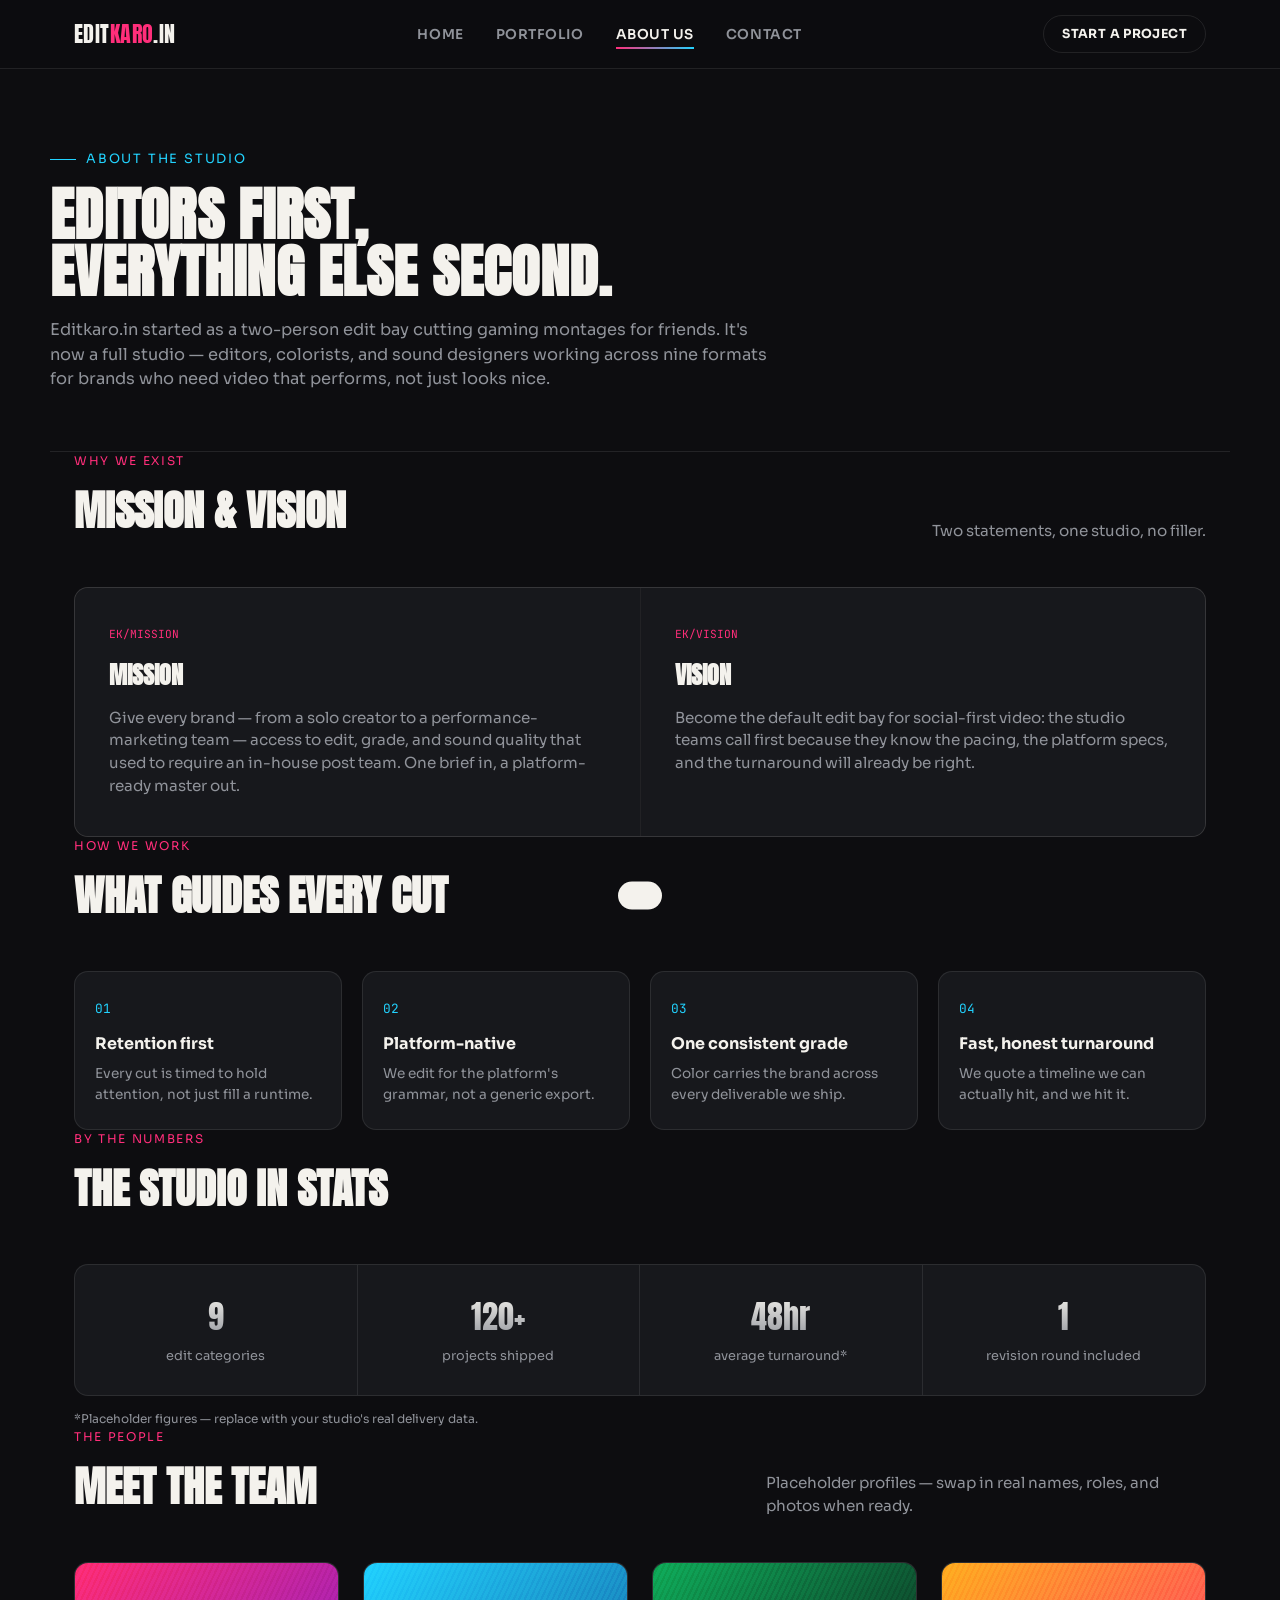
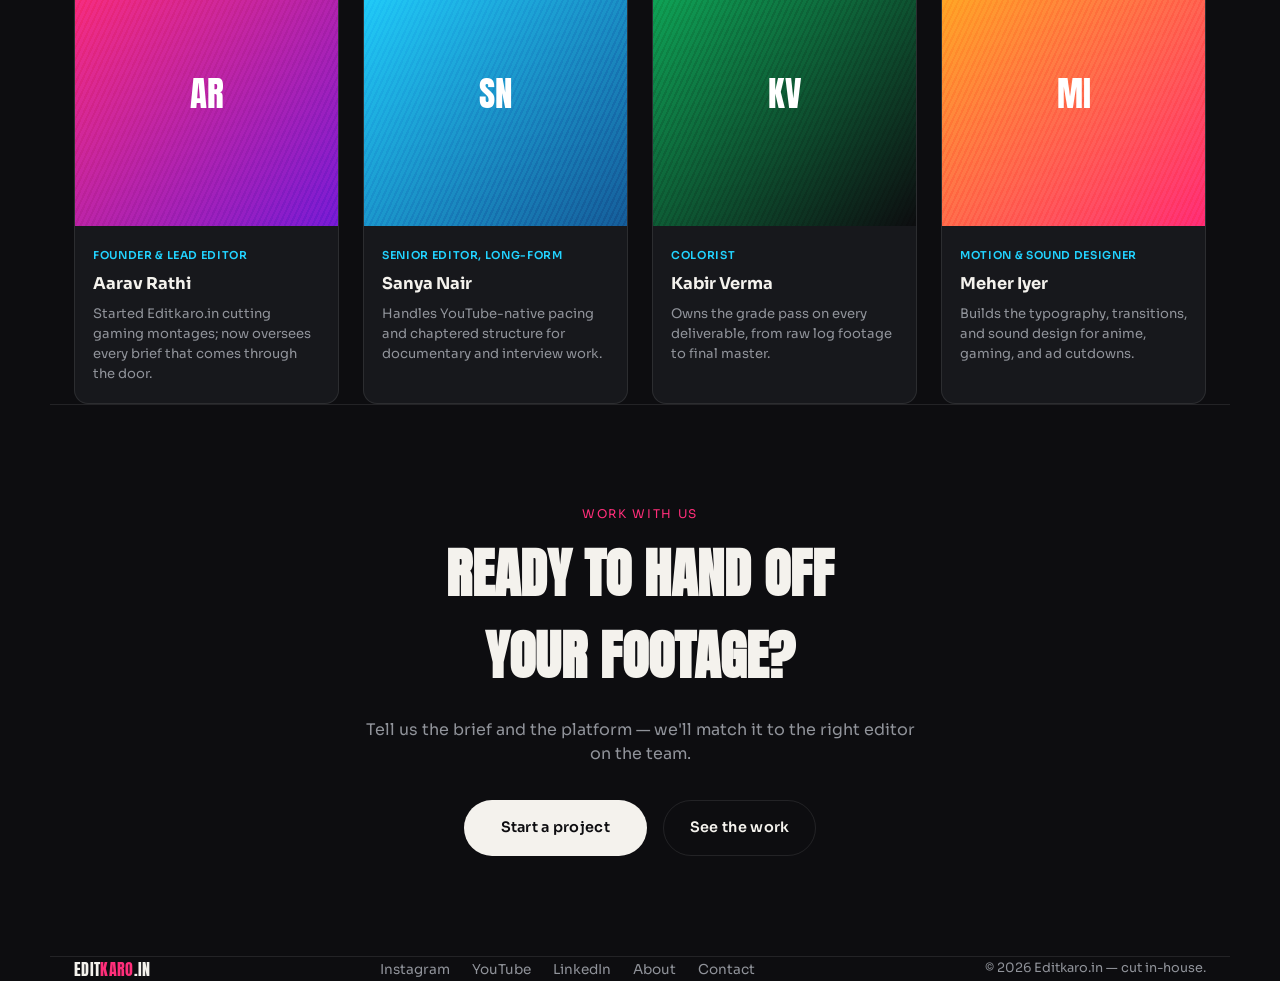
<file: about.html>
<!DOCTYPE html>
<html lang="en">
<head>
<meta charset="UTF-8">
<meta name="viewport" content="width=device-width, initial-scale=1.0">
<title>About Us — Editkaro.in | Mission, Vision &amp; Team</title>
<meta name="description" content="Editkaro.in is a social video editing studio built by editors, colorists and sound designers. Learn our mission, vision, and meet the team behind the cuts.">
<link rel="canonical" href="https://editkaro.in/about.html">
<meta name="robots" content="index, follow">
<meta property="og:type" content="website">
<meta property="og:title" content="About Us — Editkaro.in">
<meta property="og:description" content="The mission, vision and team behind Editkaro.in.">
<meta property="og:url" content="https://editkaro.in/about.html">

<link rel="preconnect" href="https://fonts.googleapis.com">
<link rel="preconnect" href="https://fonts.gstatic.com" crossorigin>
<link href="https://fonts.googleapis.com/css2?family=Anton&family=Sora:wght@400;500;600;700;800&family=JetBrains+Mono:wght@400;500;600&display=swap" rel="stylesheet">
<link rel="stylesheet" href="css/style.css">
</head>
<body>
<a class="skip-link" href="#main">Skip to content</a>

<header class="site">
  <nav class="nav wrap">
    <a href="index.html" class="logo">EDIT<span>KARO</span>.IN</a>
    <ul class="nav-links" id="navLinks">
      <li><a href="index.html">Home</a></li>
      <li><a href="portfolio.html">Portfolio</a></li>
      <li><a href="about.html" aria-current="page">About Us</a></li>
      <li><a href="contact.html">Contact</a></li>
    </ul>
    <div class="nav-right">
      <a href="contact.html" class="nav-cta">Start a project</a>
      <button class="burger" id="burger" aria-label="Toggle menu" aria-expanded="false">
        <span></span><span></span><span></span>
      </button>
    </div>
  </nav>
</header>

<main id="main">
  <section class="page-header wrap">
    <span class="eyebrow">About the studio</span>
    <h1>Editors first,<br>everything else second.</h1>
    <p class="sub">Editkaro.in started as a two-person edit bay cutting gaming montages for friends. It's now a full studio — editors, colorists, and sound designers working across nine formats for brands who need video that performs, not just looks nice.</p>
  </section>

  <section class="wrap" aria-labelledby="mission-h">
    <div class="sec-head">
      <div>
        <span class="sec-kicker">Why we exist</span>
        <h2 id="mission-h">Mission &amp; vision</h2>
      </div>
      <p>Two statements, one studio, no filler.</p>
    </div>
    <div class="mission-grid">
      <div class="mission-card">
        <span class="idx mono">EK/MISSION</span>
        <h3>Mission</h3>
        <p>Give every brand — from a solo creator to a performance-marketing team — access to edit, grade, and sound quality that used to require an in-house post team. One brief in, a platform-ready master out.</p>
      </div>
      <div class="mission-card">
        <span class="idx mono">EK/VISION</span>
        <h3>Vision</h3>
        <p>Become the default edit bay for social-first video: the studio teams call first because they know the pacing, the platform specs, and the turnaround will already be right.</p>
      </div>
    </div>
  </section>

  <section class="wrap" aria-labelledby="values-h">
    <div class="sec-head">
      <div>
        <span class="sec-kicker">How we work</span>
        <h2 id="values-h">What guides every cut</h2>
      </div>
    </div>
    <div class="values-grid">
      <div class="value"><span class="num mono">01</span><h4>Retention first</h4><p>Every cut is timed to hold attention, not just fill a runtime.</p></div>
      <div class="value"><span class="num mono">02</span><h4>Platform-native</h4><p>We edit for the platform's grammar, not a generic export.</p></div>
      <div class="value"><span class="num mono">03</span><h4>One consistent grade</h4><p>Color carries the brand across every deliverable we ship.</p></div>
      <div class="value"><span class="num mono">04</span><h4>Fast, honest turnaround</h4><p>We quote a timeline we can actually hit, and we hit it.</p></div>
    </div>
  </section>

  <section class="wrap" aria-labelledby="stats-h">
    <div class="sec-head">
      <div>
        <span class="sec-kicker">By the numbers</span>
        <h2 id="stats-h">The studio in stats</h2>
      </div>
    </div>
    <div class="stats-strip">
      <div class="stat-cell"><div class="num mono">9</div><div class="cap">edit categories</div></div>
      <div class="stat-cell"><div class="num mono">120+</div><div class="cap">projects shipped</div></div>
      <div class="stat-cell"><div class="num mono">48hr</div><div class="cap">average turnaround*</div></div>
      <div class="stat-cell"><div class="num mono">1</div><div class="cap">revision round included</div></div>
    </div>
    <p class="consent" style="margin-top:14px;">*Placeholder figures — replace with your studio's real delivery data.</p>
  </section>

  <section class="wrap" aria-labelledby="team-h">
    <div class="sec-head">
      <div>
        <span class="sec-kicker">The people</span>
        <h2 id="team-h">Meet the team</h2>
      </div>
      <p>Placeholder profiles — swap in real names, roles, and photos when ready.</p>
    </div>
    <div class="team-grid" id="teamGrid">
      <article class="team-card">
        <div class="avatar" style="background:linear-gradient(135deg,#ff2e7a,#7a1bd6)"><span>AR</span></div>
        <div class="team-meta">
          <span class="role">Founder &amp; Lead Editor</span>
          <h3>Aarav Rathi</h3>
          <p>Started Editkaro.in cutting gaming montages; now oversees every brief that comes through the door.</p>
        </div>
      </article>
      <article class="team-card">
        <div class="avatar" style="background:linear-gradient(135deg,#22d3ff,#155e9b)"><span>SN</span></div>
        <div class="team-meta">
          <span class="role">Senior Editor, Long-Form</span>
          <h3>Sanya Nair</h3>
          <p>Handles YouTube-native pacing and chaptered structure for documentary and interview work.</p>
        </div>
      </article>
      <article class="team-card">
        <div class="avatar" style="background:linear-gradient(135deg,#0fae5c,#0d0d10)"><span>KV</span></div>
        <div class="team-meta">
          <span class="role">Colorist</span>
          <h3>Kabir Verma</h3>
          <p>Owns the grade pass on every deliverable, from raw log footage to final master.</p>
        </div>
      </article>
      <article class="team-card">
        <div class="avatar" style="background:linear-gradient(135deg,#ffb020,#ff2e7a)"><span>MI</span></div>
        <div class="team-meta">
          <span class="role">Motion &amp; Sound Designer</span>
          <h3>Meher Iyer</h3>
          <p>Builds the typography, transitions, and sound design for anime, gaming, and ad cutdowns.</p>
        </div>
      </article>
    </div>
  </section>

  <section class="contact-banner wrap" aria-labelledby="cta-h">
    <span class="sec-kicker">Work with us</span>
    <h2 id="cta-h">Ready to hand off your footage?</h2>
    <p>Tell us the brief and the platform — we'll match it to the right editor on the team.</p>
    <div class="banner-ctas">
      <a href="contact.html" class="btn btn-primary">Start a project</a>
      <a href="portfolio.html" class="btn btn-ghost">See the work</a>
    </div>
  </section>
</main>

<footer class="wrap">
  <div class="foot-row">
    <span class="logo" style="font-size:1rem;">EDIT<span>KARO</span>.IN</span>
    <ul class="foot-links">
      <li><a href="https://instagram.com" target="_blank" rel="noopener noreferrer" aria-label="Instagram">Instagram</a></li>
      <li><a href="https://youtube.com" target="_blank" rel="noopener noreferrer" aria-label="YouTube">YouTube</a></li>
      <li><a href="https://linkedin.com" target="_blank" rel="noopener noreferrer" aria-label="LinkedIn">LinkedIn</a></li>
      <li><a href="about.html">About</a></li>
      <li><a href="contact.html">Contact</a></li>
    </ul>
    <span class="foot-copy">© <span id="year"></span> Editkaro.in — cut in-house.</span>
  </div>
</footer>

<div class="toast" id="toast" role="status" aria-live="polite"></div>
<script src="js/common.js" defer></script>
</body>
</html>
</file>
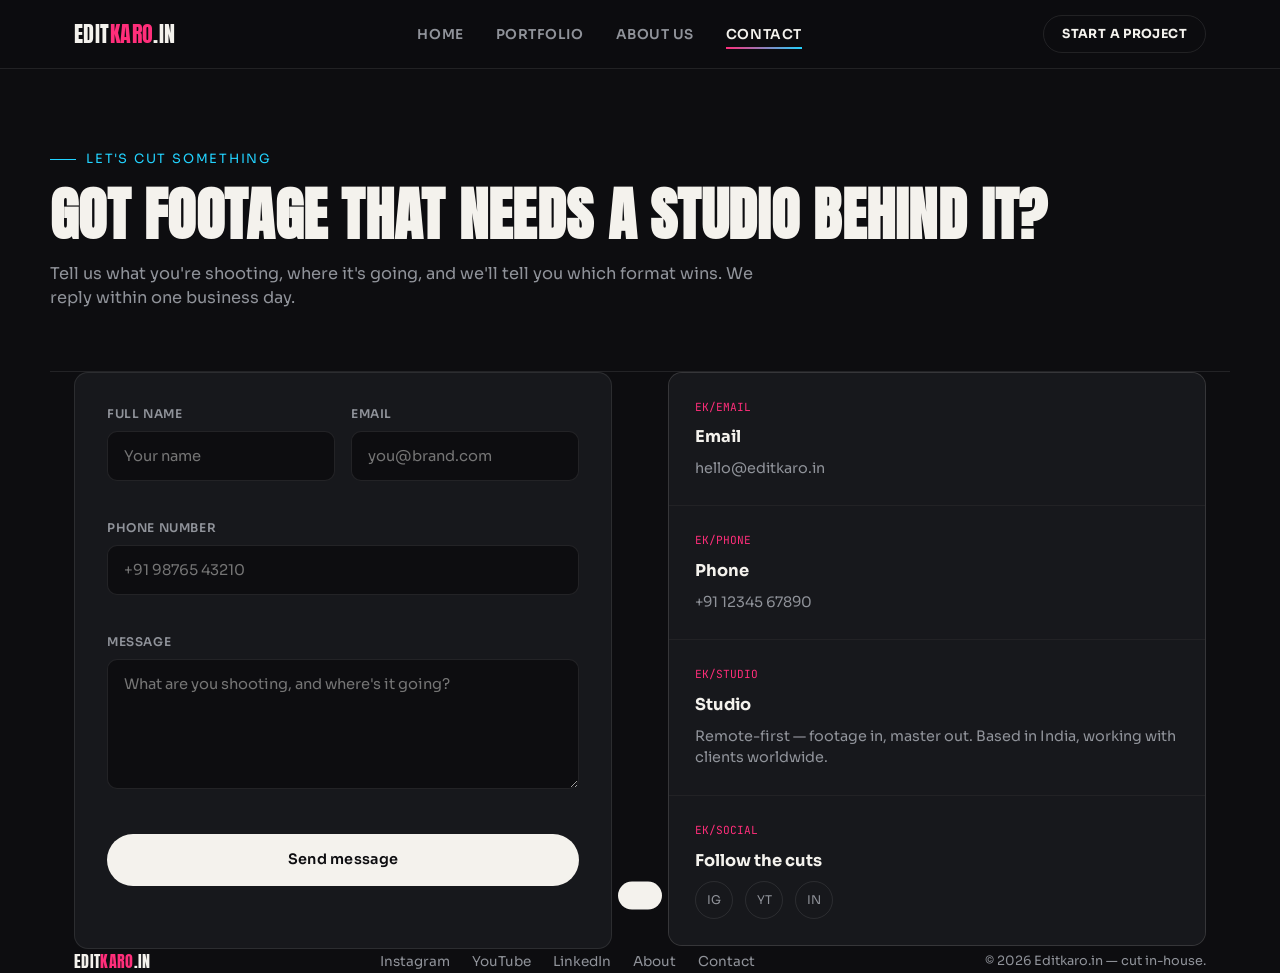
<file: contact.html>
<!DOCTYPE html>
<html lang="en">
<head>
<meta charset="UTF-8">
<meta name="viewport" content="width=device-width, initial-scale=1.0">
<title>Contact — Editkaro.in | Start a Project</title>
<meta name="description" content="Tell Editkaro.in what you're shooting and where it's going. Send your name, email, phone, and message and we'll reply within one business day.">
<link rel="canonical" href="https://editkaro.in/contact.html">
<meta name="robots" content="index, follow">
<meta property="og:type" content="website">
<meta property="og:title" content="Contact — Editkaro.in">
<meta property="og:description" content="Start a project with Editkaro.in.">
<meta property="og:url" content="https://editkaro.in/contact.html">

<link rel="preconnect" href="https://fonts.googleapis.com">
<link rel="preconnect" href="https://fonts.gstatic.com" crossorigin>
<link href="https://fonts.googleapis.com/css2?family=Anton&family=Sora:wght@400;500;600;700;800&family=JetBrains+Mono:wght@400;500;600&display=swap" rel="stylesheet">
<link rel="stylesheet" href="css/style.css">
</head>
<body>
<a class="skip-link" href="#main">Skip to content</a>

<header class="site">
  <nav class="nav wrap">
    <a href="index.html" class="logo">EDIT<span>KARO</span>.IN</a>
    <ul class="nav-links" id="navLinks">
      <li><a href="index.html">Home</a></li>
      <li><a href="portfolio.html">Portfolio</a></li>
      <li><a href="about.html">About Us</a></li>
      <li><a href="contact.html" aria-current="page">Contact</a></li>
    </ul>
    <div class="nav-right">
      <a href="contact.html" class="nav-cta">Start a project</a>
      <button class="burger" id="burger" aria-label="Toggle menu" aria-expanded="false">
        <span></span><span></span><span></span>
      </button>
    </div>
  </nav>
</header>

<main id="main">
  <section class="page-header wrap">
    <span class="eyebrow">Let's cut something</span>
    <h1>Got footage that needs a studio behind it?</h1>
    <p class="sub">Tell us what you're shooting, where it's going, and we'll tell you which format wins. We reply within one business day.</p>
  </section>

  <section class="wrap" aria-labelledby="contact-h">
    <h2 id="contact-h" class="visually-hidden">Contact form and studio details</h2>
    <div class="contact-layout">
      <form class="contact-form" id="contactForm" novalidate>
        <div class="form-row">
          <div class="field">
            <label for="cName">Full name</label>
            <input type="text" id="cName" name="name" placeholder="Your name" autocomplete="name" required>
            <p class="err-text" role="alert"></p>
          </div>
          <div class="field">
            <label for="cEmail">Email</label>
            <input type="email" id="cEmail" name="email" placeholder="you@brand.com" autocomplete="email" required>
            <p class="err-text" role="alert"></p>
          </div>
        </div>
        <div class="field">
          <label for="cPhone">Phone number</label>
          <input type="tel" id="cPhone" name="phone" placeholder="+91 98765 43210" autocomplete="tel" required>
          <p class="err-text" role="alert"></p>
        </div>
        <div class="field">
          <label for="cMessage">Message</label>
          <textarea id="cMessage" name="message" placeholder="What are you shooting, and where's it going?" required></textarea>
          <p class="err-text" role="alert"></p>
        </div>
        <button type="submit" class="btn btn-primary" id="cBtn" style="width:100%; justify-content:center;">Send message</button>
        <p class="form-msg" id="cMsg" role="status" aria-live="polite"></p>
      </form>

      <div class="contact-side">
        <div class="contact-info">
          <span class="idx mono">EK/EMAIL</span>
          <h3>Email</h3>
          <p><a href="mailto:hello@editkaro.in">hello@editkaro.in</a></p>
        </div>
        <div class="contact-info">
          <span class="idx mono">EK/PHONE</span>
          <h3>Phone</h3>
          <p><a href="tel:+911234567890">+91 12345 67890</a></p>
        </div>
        <div class="contact-info">
          <span class="idx mono">EK/STUDIO</span>
          <h3>Studio</h3>
          <p>Remote-first — footage in, master out. Based in India, working with clients worldwide.</p>
        </div>
        <div class="contact-info">
          <span class="idx mono">EK/SOCIAL</span>
          <h3>Follow the cuts</h3>
          <div class="socials">
            <a href="https://instagram.com" target="_blank" rel="noopener noreferrer" aria-label="Instagram">IG</a>
            <a href="https://youtube.com" target="_blank" rel="noopener noreferrer" aria-label="YouTube">YT</a>
            <a href="https://linkedin.com" target="_blank" rel="noopener noreferrer" aria-label="LinkedIn">IN</a>
          </div>
        </div>
      </div>
    </div>
  </section>
</main>

<footer class="wrap">
  <div class="foot-row">
    <span class="logo" style="font-size:1rem;">EDIT<span>KARO</span>.IN</span>
    <ul class="foot-links">
      <li><a href="https://instagram.com" target="_blank" rel="noopener noreferrer" aria-label="Instagram">Instagram</a></li>
      <li><a href="https://youtube.com" target="_blank" rel="noopener noreferrer" aria-label="YouTube">YouTube</a></li>
      <li><a href="https://linkedin.com" target="_blank" rel="noopener noreferrer" aria-label="LinkedIn">LinkedIn</a></li>
      <li><a href="about.html">About</a></li>
      <li><a href="contact.html">Contact</a></li>
    </ul>
    <span class="foot-copy">© <span id="year"></span> Editkaro.in — cut in-house.</span>
  </div>
</footer>

<div class="toast" id="toast" role="status" aria-live="polite"></div>
<script src="js/common.js" defer></script>
<script src="js/forms.js" defer></script>
</body>
</html>
</file>
<file: css/style.css>
:root{
  --bg:#0d0d10;
  --surface:#17181c;
  --surface-2:#212227;
  --text:#f4f2ed;
  --muted:#90939a;
  --magenta:#ff2e7a;
  --cyan:#22d3ff;
  --green:#0fae5c;
  --amber:#ffb020;
  --purple:#a855f7;
  --line:rgba(255,255,255,0.09);
  --radius:14px;
  --ease:cubic-bezier(.16,.84,.44,1);
}

*,*::before,*::after{box-sizing:border-box; margin:0; padding:0;}
html{scroll-behavior:smooth;}
body{
  background:var(--bg);
  color:var(--text);
  font-family:'Sora',sans-serif;
  line-height:1.5;
  -webkit-font-smoothing:antialiased;
  overflow-x:hidden;
}
img,svg{display:block; max-width:100%;}
a{color:inherit; text-decoration:none;}
ul{list-style:none;}
button{font:inherit; color:inherit; background:none; border:none; cursor:pointer;}
input,textarea,select{font:inherit; color:inherit;}
.mono{font-family:'JetBrains Mono',monospace;}
.wrap{max-width:1180px; margin:0 auto; padding:0 24px;}
::selection{background:var(--magenta); color:#0d0d10;}
:focus-visible{outline:2px solid var(--cyan); outline-offset:3px;}

@media (prefers-reduced-motion: reduce){
  *,*::before,*::after{animation-duration:.001ms !important; animation-iteration-count:1 !important; transition-duration:.001ms !important; scroll-behavior:auto !important;}
}

.visually-hidden{
  position:absolute; width:1px; height:1px; padding:0; margin:-1px;
  overflow:hidden; clip:rect(0,0,0,0); white-space:nowrap; border:0;
}

.skip-link{
  position:fixed; top:-60px; left:12px; z-index:200;
  background:var(--text); color:#0d0d10; padding:10px 16px; border-radius:8px;
  font-weight:700; font-size:.85rem; transition:top .2s var(--ease);
}
.skip-link:focus{top:12px;}

header.site{
  position:fixed; inset:0 0 auto 0; z-index:50;
  background:rgba(13,13,16,.72);
  backdrop-filter:blur(10px);
  border-bottom:1px solid var(--line);
}
.nav{
  display:flex; align-items:center; justify-content:space-between;
  height:68px;
}
.logo{
  font-family:'Anton',sans-serif;
  font-size:1.35rem;
  letter-spacing:.02em;
}
.logo span{color:var(--magenta);}
.nav-links{display:flex; gap:32px; align-items:center;}
.nav-links a{
  font-size:.85rem; font-weight:600; letter-spacing:.04em; text-transform:uppercase;
  color:var(--muted); transition:color .2s var(--ease);
  position:relative;
}
.nav-links a:hover, .nav-links a:focus-visible{color:var(--text);}
.nav-links a::after{
  content:""; position:absolute; left:0; bottom:-6px; width:0; height:2px;
  background:linear-gradient(90deg,var(--magenta),var(--cyan));
  transition:width .25s var(--ease);
}
.nav-links a:hover::after{width:100%;}
.nav-links a[aria-current="page"]{color:var(--text);}
.nav-links a[aria-current="page"]::after{width:100%;}
.burger{display:none; flex-direction:column; gap:5px; width:26px;}
.burger span{height:2px; background:var(--text); width:100%; transition:.25s var(--ease);}
.nav-right{display:flex; align-items:center; gap:28px;}
.nav-cta{
  padding:9px 18px; border-radius:999px; border:1px solid var(--line);
  font-size:.78rem; font-weight:700; letter-spacing:.03em; text-transform:uppercase;
  transition:border-color .2s var(--ease), background .2s var(--ease);
}
.nav-cta:hover{border-color:var(--cyan); background:rgba(34,211,255,.08);}

.hero{
  padding:150px 0 90px;
  position:relative;
}
.hero-grid{
  display:grid; grid-template-columns:1.15fr .85fr; gap:56px; align-items:end;
}
.eyebrow{
  font-size:.8rem; letter-spacing:.14em; text-transform:uppercase; color:var(--cyan);
  display:flex; align-items:center; gap:10px; margin-bottom:22px;
}
.eyebrow::before{content:""; width:26px; height:1px; background:var(--cyan);}
h1{
  font-family:'Anton',sans-serif;
  font-size:clamp(2.6rem, 6vw, 5rem);
  line-height:.98;
  text-transform:uppercase;
  letter-spacing:.005em;
}
h1 em{
  font-style:normal;
  background:linear-gradient(90deg,var(--magenta),var(--cyan));
  -webkit-background-clip:text; background-clip:text; color:transparent;
}
.hero p.sub{
  margin-top:22px; max-width:52ch; color:var(--muted); font-size:1.05rem;
}
.hero-cta{display:flex; gap:16px; margin-top:34px; flex-wrap:wrap;}
.btn{
  display:inline-flex; align-items:center; gap:10px;
  padding:14px 26px; border-radius:999px; font-weight:600; font-size:.9rem;
  letter-spacing:.02em; border:1px solid transparent; cursor:pointer;
}
.btn-primary{
  background:var(--text); color:#0d0d10;
  transition:transform .2s var(--ease), background .2s var(--ease);
}
.btn-primary:hover{transform:translateY(-2px); background:var(--cyan);}
.btn-primary:disabled{opacity:.6; cursor:not-allowed; transform:none;}
.btn-ghost{
  border:1px solid var(--line); color:var(--text);
  transition:border-color .2s var(--ease), background .2s var(--ease);
}
.btn-ghost:hover{border-color:var(--cyan); background:rgba(34,211,255,.06);}

.hero-stat{
  justify-self:end; text-align:right;
}
.hero-stat .num{
  font-family:'Anton',sans-serif; font-size:clamp(2.4rem,5vw,3.6rem);
  background:linear-gradient(180deg,var(--text),var(--muted));
  -webkit-background-clip:text; background-clip:text; color:transparent;
}
.hero-stat .cap{color:var(--muted); font-size:.85rem; margin-top:4px;}

.filmstrip{
  margin-top:64px; border:1px solid var(--line); border-radius:var(--radius);
  background:var(--surface); padding:18px; overflow:hidden;
}
.filmstrip-head{
  display:flex; justify-content:space-between; align-items:center;
  font-size:.72rem; color:var(--muted); letter-spacing:.06em; margin-bottom:14px;
  text-transform:uppercase;
}
.strip-track{
  display:flex; gap:10px; overflow-x:auto; padding-bottom:6px;
  scrollbar-width:thin; scrollbar-color:var(--surface-2) transparent;
}
.strip-clip{
  flex:0 0 auto; width:120px; height:72px; border-radius:8px;
  position:relative; overflow:hidden; cursor:pointer;
  border:1px solid var(--line);
  transition:transform .25s var(--ease);
}
.strip-clip:hover{transform:translateY(-4px);}
.strip-clip::after{
  content:attr(data-label); position:absolute; left:6px; bottom:5px;
  font-size:.62rem; letter-spacing:.03em; text-transform:uppercase;
  color:#fff; text-shadow:0 1px 4px rgba(0,0,0,.6); font-weight:600;
}
.strip-clip .tick{
  position:absolute; top:0; left:8px; bottom:0; width:1px; background:rgba(255,255,255,.18);
}
.strip-clip video{
  position:absolute; inset:0; z-index:0;
  width:100%; height:100%; object-fit:cover;
}

.page-header{
  padding:150px 0 60px;
  border-bottom:1px solid var(--line);
}
.page-header .eyebrow{margin-bottom:18px;}
.page-header h1{font-size:clamp(2.2rem,5vw,3.6rem);}
.page-header p.sub{margin-top:18px; max-width:60ch; color:var(--muted); font-size:1.02rem;}

section{padding:96px 0;}
.sec-head{
  display:flex; justify-content:space-between; align-items:flex-end; gap:24px;
  margin-bottom:44px; flex-wrap:wrap;
}
.sec-head h2{
  font-family:'Anton',sans-serif; font-size:clamp(1.8rem,3.4vw,2.6rem);
  text-transform:uppercase;
}
.sec-head p{color:var(--muted); max-width:40ch; font-size:.95rem;}
.sec-kicker{
  font-size:.75rem; letter-spacing:.14em; text-transform:uppercase; color:var(--magenta);
  margin-bottom:10px; display:block;
}

.work{background:linear-gradient(180deg,transparent,rgba(255,255,255,.015),transparent);}
.filter-bar{position:relative; margin-bottom:12px;}
.filter-time{
  display:flex; justify-content:space-between; font-size:.72rem; color:var(--muted); margin-bottom:10px;
}
.chips{
  display:flex; gap:10px; overflow-x:auto; padding-bottom:18px; position:relative;
  scrollbar-width:none;
}
.chips::-webkit-scrollbar{display:none;}
.chip{
  flex:0 0 auto; padding:9px 18px; border-radius:999px; border:1px solid var(--line);
  font-size:.78rem; font-weight:600; letter-spacing:.03em; text-transform:uppercase;
  color:var(--muted); background:var(--surface);
  transition:color .2s var(--ease), border-color .2s var(--ease), background .2s var(--ease);
  white-space:nowrap;
}
.chip:hover{color:var(--text); border-color:rgba(255,255,255,.22);}
.chip.active{
  color:#0d0d10; background:var(--text); border-color:var(--text);
}
.track{
  position:relative; height:2px; background:var(--line); border-radius:2px; margin-bottom:40px;
}
.playhead{
  position:absolute; top:50%; transform:translateY(-50%);
  height:10px; width:10px; border-radius:50%;
  background:var(--magenta); box-shadow:0 0 0 4px rgba(255,46,122,.18);
  transition:left .35s var(--ease), width .35s var(--ease);
}
.playhead::before{
  content:""; position:absolute; left:0; top:50%; transform:translateY(-50%);
  height:2px; background:linear-gradient(90deg,var(--magenta),var(--cyan));
  border-radius:2px;
}

.grid{
  display:grid; grid-template-columns:repeat(3,1fr); gap:26px;
}
.card{
  background:var(--surface); border:1px solid var(--line); border-radius:var(--radius);
  overflow:hidden; cursor:pointer;
  transition:transform .3s var(--ease), border-color .3s var(--ease);
}
.card:hover{transform:translateY(-6px); border-color:rgba(255,255,255,.2);}
.card.hide{display:none;}
.thumb{
  position:relative; aspect-ratio:16/10; overflow:hidden;
  background:linear-gradient(135deg,var(--g1),var(--g2));
}
.thumb::before{
  content:""; position:absolute; inset:0;
  background:repeating-linear-gradient(115deg, rgba(0,0,0,.12) 0 2px, transparent 2px 5px);
  mix-blend-mode:overlay;
}
.thumb video{
  position:absolute; inset:0; z-index:0;
  width:100%; height:100%; object-fit:cover;
}
.thumb .split{
  content:""; position:absolute; inset:0; opacity:0; transition:opacity .3s var(--ease), transform .3s var(--ease);
}
.thumb .split.m{background:var(--magenta); mix-blend-mode:screen; opacity:0;}
.thumb .split.c{background:var(--cyan); mix-blend-mode:screen; opacity:0;}
.card:hover .thumb .split.m{opacity:.35; transform:translate(-4px,0);}
.card:hover .thumb .split.c{opacity:.35; transform:translate(4px,0);}
.badge{
  position:absolute; top:10px; font-size:.65rem; letter-spacing:.04em;
  background:rgba(13,13,16,.65); backdrop-filter:blur(4px);
  padding:4px 8px; border-radius:5px; color:#fff; font-weight:600;
}
.badge.ratio{left:10px;}
.badge.time{right:10px;}
.play{
  position:absolute; inset:0; display:flex; align-items:center; justify-content:center;
  font-size:0;
}
.play::after{
  content:"▶"; font-size:1.1rem; color:#fff;
  width:52px; height:52px; border-radius:50%;
  background:rgba(13,13,16,.45); border:1px solid rgba(255,255,255,.4);
  display:flex; align-items:center; justify-content:center;
  transform:scale(.85); opacity:.85;
  transition:transform .3s var(--ease), opacity .3s var(--ease), background .3s var(--ease);
  padding-left:4px;
}
.card:hover .play::after{transform:scale(1); opacity:1; background:var(--magenta);}
.card-meta{padding:16px 18px 20px;}
.card-meta .tag{
  font-size:.68rem; color:var(--cyan); letter-spacing:.07em; text-transform:uppercase; font-weight:600;
}
.card-meta h3{
  font-size:1rem; font-weight:700; margin-top:6px; letter-spacing:.01em;
}
.grid-empty{
  display:none; text-align:center; padding:70px 20px; color:var(--muted);
  border:1px dashed var(--line); border-radius:var(--radius);
}
.grid-empty.show{display:block;}

.services-grid{
  display:grid; grid-template-columns:repeat(3,1fr); gap:1px;
  background:var(--line); border:1px solid var(--line); border-radius:var(--radius); overflow:hidden;
}
.service{
  background:var(--surface); padding:30px 26px; transition:background .25s var(--ease);
}
.service:hover{background:var(--surface-2);}
.service .idx{font-size:.7rem; color:var(--magenta); margin-bottom:10px;}
.service h3{font-size:1.05rem; margin-bottom:8px;}
.service p{color:var(--muted); font-size:.88rem;}

.process{
  display:grid; grid-template-columns:repeat(3,1fr); gap:26px;
}
.step{
  border-left:2px solid var(--line); padding-left:22px; position:relative;
}
.step .code{
  font-size:.8rem; color:var(--cyan); margin-bottom:10px; display:block;
}
.step h3{font-size:1.15rem; margin-bottom:10px;}
.step p{color:var(--muted); font-size:.92rem;}

.subscribe{
  border-top:1px solid var(--line); border-bottom:1px solid var(--line);
  background:var(--surface);
}
.subscribe-grid{
  display:grid; grid-template-columns:1fr 1fr; gap:48px; align-items:center;
}
.subscribe h2{font-family:'Anton',sans-serif; font-size:clamp(1.8rem,3.6vw,2.6rem); text-transform:uppercase; margin-bottom:14px;}
.subscribe p{color:var(--muted); max-width:42ch;}
.sub-form{display:flex; gap:12px; margin-top:26px; flex-wrap:wrap;}
.sub-form input[type="email"]{
  flex:1 1 240px; background:var(--bg); border:1px solid var(--line); border-radius:999px;
  padding:14px 20px; font-size:.92rem;
}
.sub-form input[type="email"]:focus-visible{border-color:var(--cyan);}
.form-msg{margin-top:14px; font-size:.85rem; min-height:1.2em;}
.form-msg.ok{color:var(--green);}
.form-msg.err{color:var(--magenta);}
.consent{margin-top:12px; font-size:.75rem; color:var(--muted);}

.mission-grid{
  display:grid; grid-template-columns:repeat(2,1fr); gap:1px;
  background:var(--line); border:1px solid var(--line); border-radius:var(--radius); overflow:hidden;
}
.mission-card{background:var(--surface); padding:38px 34px;}
.mission-card .idx{font-size:.7rem; color:var(--magenta); display:block; margin-bottom:14px;}
.mission-card h3{font-family:'Anton',sans-serif; font-size:1.5rem; text-transform:uppercase; margin-bottom:14px;}
.mission-card p{color:var(--muted); font-size:.95rem; max-width:48ch;}

.values-grid{
  display:grid; grid-template-columns:repeat(4,1fr); gap:20px; margin-top:20px;
}
.value{border:1px solid var(--line); border-radius:var(--radius); padding:24px 20px; background:var(--surface);}
.value .num{font-family:'JetBrains Mono',monospace; color:var(--cyan); font-size:.8rem;}
.value h4{margin-top:12px; font-size:1rem;}
.value p{margin-top:8px; color:var(--muted); font-size:.85rem;}

.team-grid{
  display:grid; grid-template-columns:repeat(4,1fr); gap:24px;
}
.team-card{
  background:var(--surface); border:1px solid var(--line); border-radius:var(--radius);
  overflow:hidden; transition:transform .3s var(--ease), border-color .3s var(--ease);
}
.team-card:hover{transform:translateY(-6px); border-color:rgba(255,255,255,.2);}
.avatar{
  aspect-ratio:1/1; display:flex; align-items:center; justify-content:center;
  font-family:'Anton',sans-serif; font-size:2.2rem; color:#fff; position:relative; overflow:hidden;
}
.avatar::before{
  content:""; position:absolute; inset:0;
  background:repeating-linear-gradient(115deg, rgba(0,0,0,.12) 0 2px, transparent 2px 5px);
  mix-blend-mode:overlay;
}
.avatar span{position:relative; z-index:1;}
.team-meta{padding:16px 18px 20px;}
.team-meta .role{font-size:.68rem; color:var(--cyan); letter-spacing:.06em; text-transform:uppercase; font-weight:600;}
.team-meta h3{font-size:1.02rem; margin-top:6px;}
.team-meta p{margin-top:8px; color:var(--muted); font-size:.82rem;}

.stats-strip{
  display:grid; grid-template-columns:repeat(4,1fr); border:1px solid var(--line); border-radius:var(--radius);
  overflow:hidden; background:var(--surface);
}
.stat-cell{padding:28px 20px; text-align:center; border-right:1px solid var(--line);}
.stat-cell:last-child{border-right:none;}
.stat-cell .num{font-family:'Anton',sans-serif; font-size:2rem; background:linear-gradient(180deg,var(--text),var(--muted)); -webkit-background-clip:text; background-clip:text; color:transparent;}
.stat-cell .cap{color:var(--muted); font-size:.8rem; margin-top:6px;}

.contact-layout{
  display:grid; grid-template-columns:1fr 1fr; gap:56px; align-items:start;
}
.contact-form{
  background:var(--surface); border:1px solid var(--line); border-radius:var(--radius);
  padding:32px;
}
.field{margin-bottom:20px;}
.field label{
  display:block; font-size:.75rem; letter-spacing:.05em; text-transform:uppercase;
  color:var(--muted); margin-bottom:8px; font-weight:600;
}
.field input, .field textarea{
  width:100%; background:var(--bg); border:1px solid var(--line); border-radius:10px;
  padding:13px 16px; font-size:.92rem; transition:border-color .2s var(--ease);
}
.field input:focus-visible, .field textarea:focus-visible{border-color:var(--cyan);}
.field textarea{resize:vertical; min-height:130px;}
.field .err-text{color:var(--magenta); font-size:.76rem; margin-top:6px; min-height:1em;}
.field.has-error input, .field.has-error textarea{border-color:var(--magenta);}
.form-row{display:grid; grid-template-columns:1fr 1fr; gap:16px;}

.contact-side{display:flex; flex-direction:column; gap:1px; background:var(--line); border:1px solid var(--line); border-radius:var(--radius); overflow:hidden;}
.contact-info{background:var(--surface); padding:26px;}
.contact-info .idx{font-size:.7rem; color:var(--magenta); display:block; margin-bottom:10px;}
.contact-info h3{font-size:1.02rem; margin-bottom:8px;}
.contact-info p, .contact-info a{color:var(--muted); font-size:.9rem;}
.contact-info a:hover{color:var(--cyan);}

.socials{display:flex; gap:12px; margin-top:6px;}
.socials a{
  width:38px; height:38px; border:1px solid var(--line); border-radius:50%;
  display:flex; align-items:center; justify-content:center; font-size:.75rem;
  color:var(--muted); transition:border-color .2s var(--ease), color .2s var(--ease);
}
.socials a:hover{border-color:var(--cyan); color:var(--text);}

.contact-banner{
  border-top:1px solid var(--line); border-bottom:1px solid var(--line);
  text-align:center; padding:100px 0;
}
.contact-banner .sec-kicker{justify-content:center; display:flex;}
.contact-banner h2{
  font-family:'Anton',sans-serif; font-size:clamp(2rem,5vw,3.4rem); text-transform:uppercase;
  max-width:16ch; margin:0 auto 22px;
}
.contact-banner p{color:var(--muted); max-width:46ch; margin:0 auto 34px;}
.contact-banner .btn-primary{padding:16px 36px;}
.banner-ctas{display:flex; gap:16px; justify-content:center; flex-wrap:wrap;}

footer{padding:40px 0;}
.foot-row{
  display:flex; justify-content:space-between; align-items:center; flex-wrap:wrap; gap:16px;
}
.foot-links{display:flex; gap:22px;}
.foot-links a{color:var(--muted); font-size:.85rem; transition:color .2s;}
.foot-links a:hover{color:var(--text);}
.foot-copy{color:var(--muted); font-size:.8rem;}

.lightbox{
  position:fixed; inset:0; z-index:100; background:rgba(8,8,10,.86);
  backdrop-filter:blur(6px);
  display:flex; align-items:center; justify-content:center; padding:24px;
  opacity:0; pointer-events:none; transition:opacity .3s var(--ease);
}
.lightbox.open{opacity:1; pointer-events:auto;}
.lb-panel{
  background:var(--surface); border:1px solid var(--line); border-radius:16px;
  max-width:760px; width:100%; overflow:hidden;
  transform:translateY(16px) scale(.98); transition:transform .35s var(--ease);
}
.lightbox.open .lb-panel{transform:translateY(0) scale(1);}
.lb-thumb{aspect-ratio:16/9; position:relative;}
.lb-body{padding:24px 26px 28px; display:flex; justify-content:space-between; gap:20px; flex-wrap:wrap;}
.lb-body h3{font-size:1.3rem;}
.lb-body .tag{color:var(--cyan); font-size:.72rem; text-transform:uppercase; letter-spacing:.06em; font-weight:700;}
.lb-body p{color:var(--muted); font-size:.9rem; margin-top:10px; max-width:42ch;}
.lb-close{
  align-self:flex-start; border:1px solid var(--line); border-radius:999px; padding:9px 16px; font-size:.8rem;
}
.lb-close:hover{border-color:var(--cyan);}

.toast{
  position:fixed; bottom:24px; left:50%; transform:translateX(-50%) translateY(120%);
  background:var(--text); color:#0d0d10; padding:14px 22px; border-radius:999px;
  font-size:.85rem; font-weight:600; z-index:150; transition:transform .35s var(--ease);
}
.toast.show{transform:translateX(-50%) translateY(0);}

.error-page{min-height:70vh; display:flex; align-items:center; justify-content:center; text-align:center; padding:150px 24px 80px;}
.error-page h1{font-size:clamp(3rem,10vw,7rem);}
.error-page p{color:var(--muted); margin:18px auto 30px; max-width:44ch;}

@media (max-width:900px){
  .hero-grid{grid-template-columns:1fr;}
  .hero-stat{justify-self:start; text-align:left;}
  .grid{grid-template-columns:repeat(2,1fr);}
  .services-grid, .process{grid-template-columns:1fr 1fr;}
  .subscribe-grid{grid-template-columns:1fr;}
  .mission-grid{grid-template-columns:1fr;}
  .values-grid{grid-template-columns:1fr 1fr;}
  .team-grid{grid-template-columns:1fr 1fr;}
  .stats-strip{grid-template-columns:1fr 1fr;}
  .contact-layout{grid-template-columns:1fr;}
}
@media (max-width:720px){
  .nav-links{
    position:fixed; top:68px; left:0; right:0; background:var(--bg);
    flex-direction:column; align-items:flex-start; gap:0; border-bottom:1px solid var(--line);
    max-height:0; overflow:hidden; transition:max-height .3s var(--ease);
  }
  .nav-links.open{max-height:360px;}
  .nav-links a{width:100%; padding:16px 24px; border-top:1px solid var(--line);}
  .nav-right .nav-cta{display:none;}
  .burger{display:flex;}
  .grid{grid-template-columns:1fr;}
  .services-grid, .process{grid-template-columns:1fr;}
  .values-grid, .team-grid{grid-template-columns:1fr 1fr;}
  .stats-strip{grid-template-columns:1fr 1fr;}
  .form-row{grid-template-columns:1fr;}
  section{padding:70px 0;}
  .hero{padding:130px 0 60px;}
  .page-header{padding:130px 0 50px;}
}
@media (max-width:480px){
  .values-grid, .team-grid, .stats-strip{grid-template-columns:1fr;}
}
</file>
